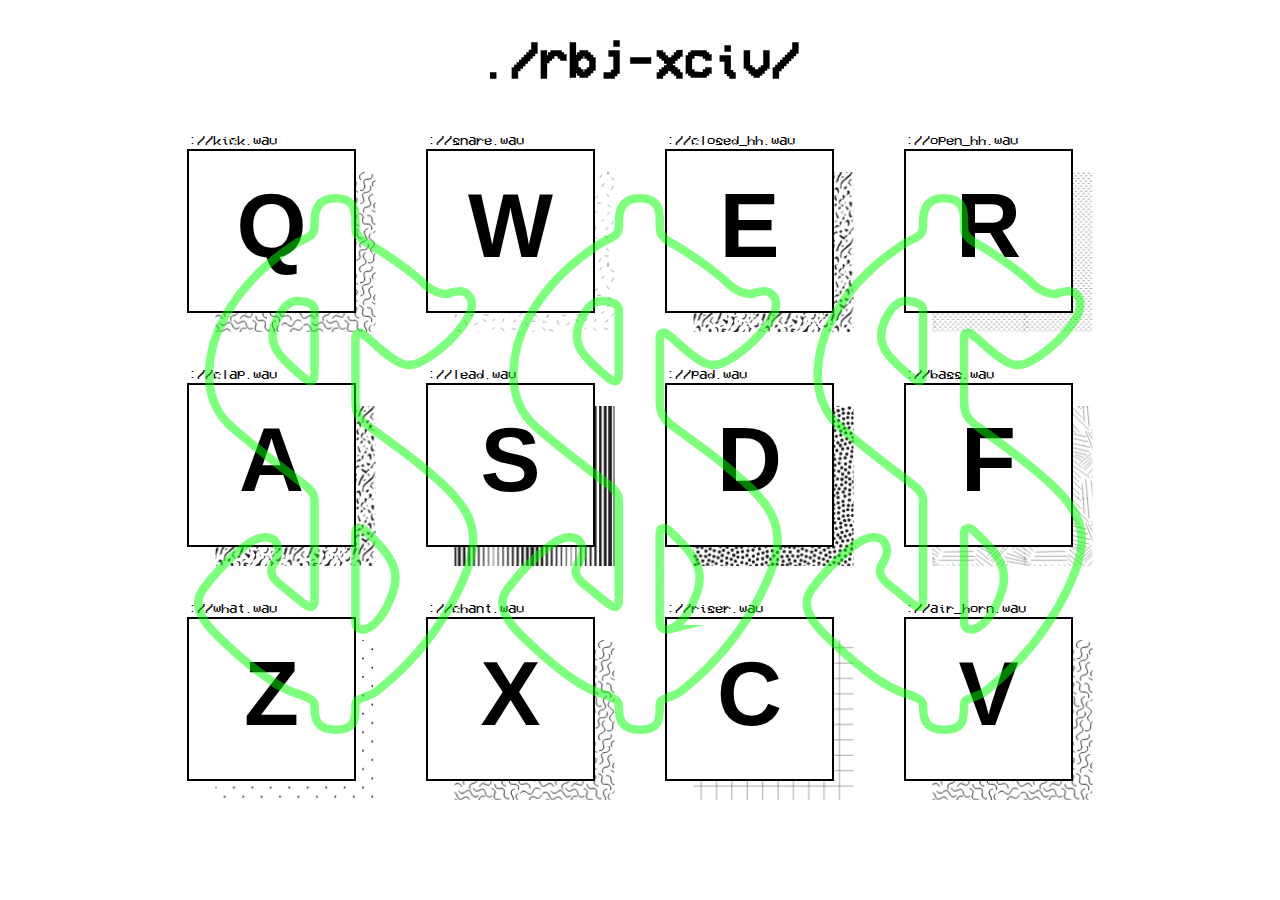
<file: index.html>
<!doctype html>
<html class="no-js" lang="">
<head>
        
        
    <meta charset="utf-8">
    <meta http-equiv="X-UA-Compatible" content="IE=edge,chrome=1">
    <title>yung_terminal</title>
    <meta name="yung_terminal official site" content="">
    <meta name="viewport" content="width=device-width, initial-scale=1">     
    <link rel="stylesheet" href="css/main.css">

                
</head>
<body>
        <div id="header">
            <center><h1 id="main_title">./rbj-xciv/</h1></center>
        </div>
    
    <!--******S-P-L-A-S-H+++++P-A-G-E******--> 
       
        <div class="splash">
            <div class="splash_container">

                
        
                
                <!--**D-R-U-M+++++M-A-C-H-I-N-E**--> 
            
                
                <div class="keys">
                    
                    
                    <div data-key="81"class="key" id="KICK">
                        <h6>Q</h6>
                        
                    </div>
                    <div data-key="87" class="key" id="SNARE">
                        <h6>W</h6>
                    </div>
                    <div data-key="69" class="key" id="CLOSED_HH">
                        <h6>E</h6>
                    </div>
                    <div data-key="82" class="key" id="OPEN_HH">
                        <h6>R</h6>
                    </div>
                    <div data-key="65" class="key" id="CLAP">
                        <h6>A</h6>
                    </div>
                    <div data-key="83" class="key" id="LEAD">
                        <h6>S</h6>
                    </div>
                    <div data-key="68" class="key" id="PAD">
                        <h6>D</h6>
                    </div>
                    <div data-key="70" class="key" id="BASS">
                        <h6>F</h6>
                    </div>
                    <div data-key="90" class="key" id="WHAT">
                        <h6>Z</h6>
                    </div>
                    <div data-key="88" class="key" id="CHANT">
                        <h6>X</h6>
                    </div>
                    <div data-key="67" class="key" id="RISER">
                        <h6>C</h6>
                    </div>
                    <div data-key="86" class="key" id="AIR_HORN">
                        <h6>V</h6>
                    </div>   

                
                </div>
                
                
                <div class="desc-tag">
                    
                    
                    <span class="desc">://kick.wav</span>
                    <span class="desc">://snare.wav</span>
                    <span class="desc">://closed_hh.wav</span>
                    <span class="desc">://open_hh.wav</span>
                    <span class="desc">://clap.wav</span>
                    <span class="desc">://lead.wav</span>
                    <span class="desc">://pad.wav</span>
                    <span class="desc">://bass.wav</span>
                    <span class="desc">://what.wav</span>
                    <span class="desc">://chant.wav</span>
                    <span class="desc">://riser.wav</span>
                    <span class="desc">://air_horn.wav</p>
                    

                
                </div>
                
                
            <div class="shadows">
                    
                    
                    <img src='img/key_shadow/shadow1.svg' class="shadow">
                    <img src='img/key_shadow/shadow8.svg' class="shadow">
                    <img src='img/key_shadow/shadow3.svg' class="shadow">
                    <img src='img/key_shadow/shadow4.svg' class="shadow">
                    <img src='img/key_shadow/shadow3.svg' class="shadow">
                    <img src='img/key_shadow/shadow5.svg' class="shadow">
                    <img src='img/key_shadow/shadow6.svg' class="shadow">
                    <img src='img/key_shadow/shadow7.svg' class="shadow">
                    <img src='img/key_shadow/shadow11.svg' class="shadow">
                    <img src='img/key_shadow/shadow2.svg' class="shadow">
                    <img src='img/key_shadow/shadow10.svg' class="shadow">
                    <img src='img/key_shadow/shadow1.svg' class="shadow">
                    
                    

                
                </div>
                
                
                
                
                <img src="#" height="540" id="myPicture" alt="some image">

                
                


            </div>
        </div>
      

        
        <!--**S-H-O-W+++++S-E-C-T-I-O-N**--> 

        
        

            
        
        
        
       
        
        
        
        
        
            
        
        <div class="music">

        </div>

        
        
        
        
        
        
        
        
        <audio data-key="81" src="sounds/kick.wav"></audio>
        <audio data-key="87" src="sounds/snare.wav"></audio>
        <audio data-key="69" src="sounds/closed_hh.wav"></audio>
        <audio data-key="82" src="sounds/open_hh.wav"></audio>
        <audio data-key="65" src="sounds/clap.wav"></audio>
        <audio data-key="83" src="sounds/lead.wav"></audio>
        <audio data-key="68" src="sounds/pad.wav"></audio>
        <audio data-key="70" src="sounds/bass.wav"></audio>
        <audio data-key="90" src="sounds/what.wav"></audio>
        <audio data-key="88" src="sounds/chant.wav"></audio>
        <audio data-key="67" src="sounds/riser.wav"></audio>
        <audio data-key="86" src="sounds/air_horn.wav"></audio>

        

        <script src="js/main.js"></script>
    
    </body>
</html>
</file>
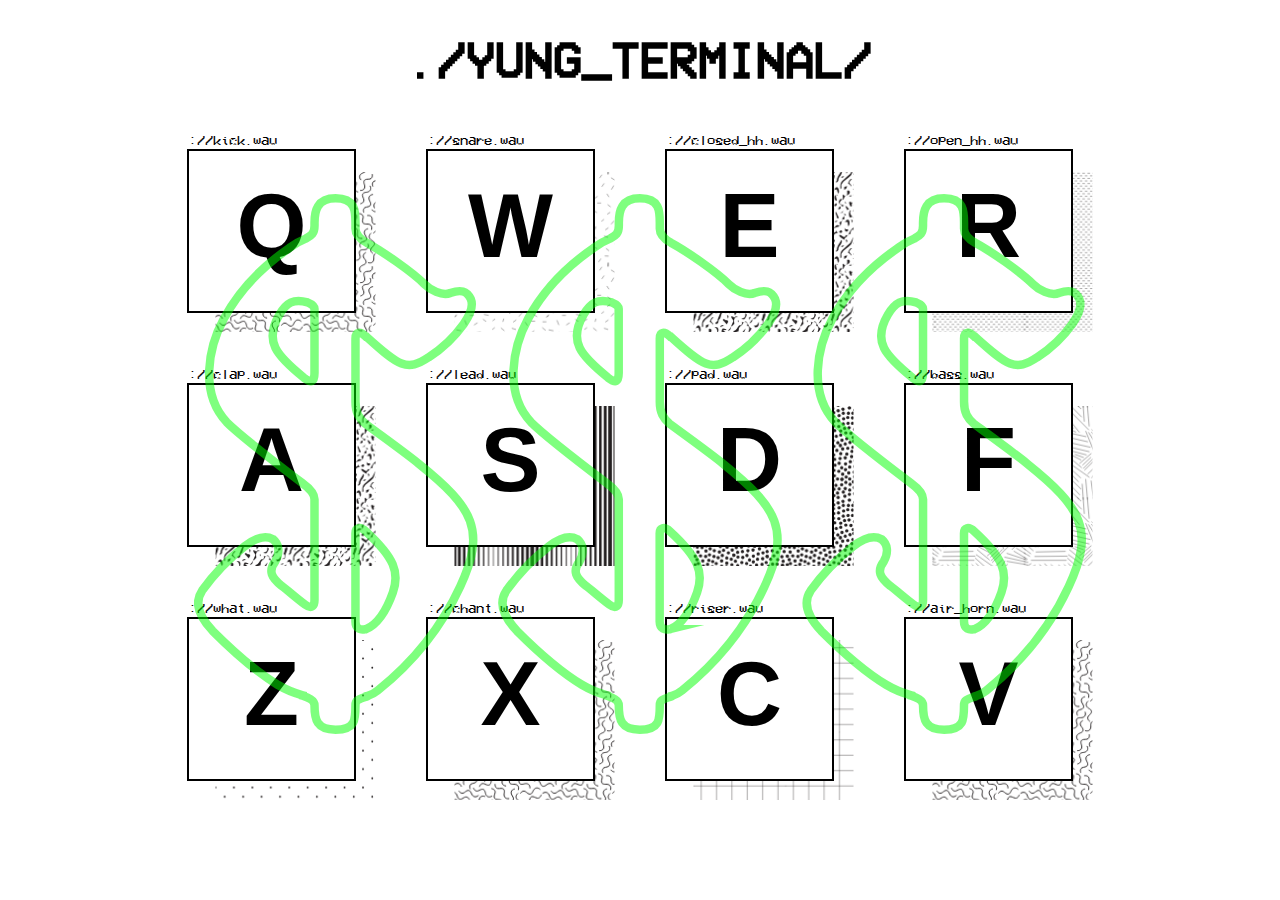
<file: yungtermmock/index.html>
<!doctype html>
<html class="no-js" lang="">
<head>
        
        
    <meta charset="utf-8">
    <meta http-equiv="X-UA-Compatible" content="IE=edge,chrome=1">
    <title>yung_terminal</title>
    <meta name="yung_terminal official site" content="">
    <meta name="viewport" content="width=device-width, initial-scale=1">     
    <link rel="stylesheet" href="css/main.css">

                
</head>
<body>
        <div id="header">
            <center><h1 id="main_title">./YUNG_TERMINAL/</h1></center>
        </div>
    
    <!--******S-P-L-A-S-H+++++P-A-G-E******--> 
       
        <div class="splash">
            <div class="splash_container">

                
        
                
                <!--**D-R-U-M+++++M-A-C-H-I-N-E**--> 
            
                
                <div class="keys">
                    
                    
                    <div data-key="81"class="key" id="KICK">
                        <h6>Q</h6>
                        
                    </div>
                    <div data-key="87" class="key" id="SNARE">
                        <h6>W</h6>
                    </div>
                    <div data-key="69" class="key" id="CLOSED_HH">
                        <h6>E</h6>
                    </div>
                    <div data-key="82" class="key" id="OPEN_HH">
                        <h6>R</h6>
                    </div>
                    <div data-key="65" class="key" id="CLAP">
                        <h6>A</h6>
                    </div>
                    <div data-key="83" class="key" id="LEAD">
                        <h6>S</h6>
                    </div>
                    <div data-key="68" class="key" id="PAD">
                        <h6>D</h6>
                    </div>
                    <div data-key="70" class="key" id="BASS">
                        <h6>F</h6>
                    </div>
                    <div data-key="90" class="key" id="WHAT">
                        <h6>Z</h6>
                    </div>
                    <div data-key="88" class="key" id="CHANT">
                        <h6>X</h6>
                    </div>
                    <div data-key="67" class="key" id="RISER">
                        <h6>C</h6>
                    </div>
                    <div data-key="86" class="key" id="AIR_HORN">
                        <h6>V</h6>
                    </div>   

                
                </div>
                
                
                <div class="desc-tag">
                    
                    
                    <span class="desc">://kick.wav</span>
                    <span class="desc">://snare.wav</span>
                    <span class="desc">://closed_hh.wav</span>
                    <span class="desc">://open_hh.wav</span>
                    <span class="desc">://clap.wav</span>
                    <span class="desc">://lead.wav</span>
                    <span class="desc">://pad.wav</span>
                    <span class="desc">://bass.wav</span>
                    <span class="desc">://what.wav</span>
                    <span class="desc">://chant.wav</span>
                    <span class="desc">://riser.wav</span>
                    <span class="desc">://air_horn.wav</p>
                    

                
                </div>
                
                
            <div class="shadows">
                    
                    
                    <img src='img/key_shadow/shadow1.svg' class="shadow">
                    <img src='img/key_shadow/shadow8.svg' class="shadow">
                    <img src='img/key_shadow/shadow3.svg' class="shadow">
                    <img src='img/key_shadow/shadow4.svg' class="shadow">
                    <img src='img/key_shadow/shadow3.svg' class="shadow">
                    <img src='img/key_shadow/shadow5.svg' class="shadow">
                    <img src='img/key_shadow/shadow6.svg' class="shadow">
                    <img src='img/key_shadow/shadow7.svg' class="shadow">
                    <img src='img/key_shadow/shadow11.svg' class="shadow">
                    <img src='img/key_shadow/shadow2.svg' class="shadow">
                    <img src='img/key_shadow/shadow10.svg' class="shadow">
                    <img src='img/key_shadow/shadow1.svg' class="shadow">
                    
                    

                
                </div>
                
                
                
                
                <img src="#" height="540" id="myPicture" alt="some image">

                
                


            </div>
        </div>
      

        
        <!--**S-H-O-W+++++S-E-C-T-I-O-N**--> 

        
        

            
        
        
        
       
        
        
        
        
        
            
        
        <div class="music">

        </div>

        
        
        
        
        
        
        
        
        <audio data-key="81" src="sounds/kick.wav"></audio>
        <audio data-key="87" src="sounds/snare.wav"></audio>
        <audio data-key="69" src="sounds/closed_hh.wav"></audio>
        <audio data-key="82" src="sounds/open_hh.wav"></audio>
        <audio data-key="65" src="sounds/clap.wav"></audio>
        <audio data-key="83" src="sounds/lead.wav"></audio>
        <audio data-key="68" src="sounds/pad.wav"></audio>
        <audio data-key="70" src="sounds/bass.wav"></audio>
        <audio data-key="90" src="sounds/what.wav"></audio>
        <audio data-key="88" src="sounds/chant.wav"></audio>
        <audio data-key="67" src="sounds/riser.wav"></audio>
        <audio data-key="86" src="sounds/air_horn.wav"></audio>

        

        <script src="js/main.js"></script>
    
    </body>
</html>
</file>
<file: css/main.css>
@font-face {
        font-family: San Marco;
        src: url(../fonts/blkltr/blkltr.otf);
}
@font-face {
        font-family: Basic Medium;
        src: url(../fonts/basic/basic-medium.otf);
}
@font-face {
        font-family: Basic Regular;
        src: url(../fonts/basic/basic-regular.otf);
}
@font-face {
        font-family: Circular Bold;
        src: url(../fonts/circ/circ-bold.otf);
}
@font-face {
        font-family: FreightBig-Black-Italic;
        src: url(../fonts/freight/FreightBig-Black.otf);
}
@font-face {
        font-family: oldskool1;
        src: url(../fonts/oldskool/oldskool1.ttf);
}
@font-face {
        font-family: VCR1;
        src: url(../fonts/vcr/VCR1.ttf);
}
@font-face {
        font-family: VCR2;
        src: url(../fonts/vcr/VCR2.ttf);
}


html {
  font-size: 10px;

}

body{
  display:block;
}

a {
    text-decoration: none;
    color: black;
  }

a:hover {
    text-decoration: none;
    color: #000;
    transition: all .1s ease;
    opacity: .5;
}

#header {
  width: 100%;
  height: 80px;
  background-color:white;
  font-family: VCR1;
}

#main_title {
  font-size: 50px;
}

.splash_container {
  padding-top: 0;
  display:flex;
  justify-content:center;

   
}

#myPicture {
   position: absolute;
   margin-top: 80px;
   z-index: 90;
}


.keys {
  width: 976px;
  position: absolute;
 

  /*left: 112px;
  top: 50%; 
  padding: 0.5em 0.5em 0.5em 0.5em;
  left: 50%; 
  margin: auto; */
}

.key {
  height: 160px;
  width: 165px;
  margin: 35px;
  background-color: white;
  border: 2px solid black;
  float: left;
  transition: all .18s ease;
  text-align: center;
  font-family: Helvetica;
}

.shadows {
  width: 976px;
  position: absolute;
  top: 135px;
  /*left: 112px;
  top: 50%; 
  padding: 0.5em 0.5em 0.5em 0.5em;
  left: 50%; 
  margin: auto; */
  z-index:-999999;
  padding-left: 47px;

}

.shadow {
  height: 160px;
  width: 165px;
  margin: 35px;
  border: 2px solid transparent;
  float: left;
  z-index: -200;
  
}

h6 {
  font-size: 90px;
  position: relative;
  bottom: 185px;
}

.desc-tag{
  width: 976px;
  height: 702px;
  position: relative;
  display: table;
  top: -18px;
  left: 0;

}
.desc {
  
  height: 160px;
  width: 165px;
  margin: 35px;
  border: 2px solid transparent;
  display: inline-block;
  font-family: VCR1;
  font-size: 14px;
}


.playing {
  transform: scale(.98);
  font-family:'Times New Roman', Times, serif;
  font-style: italic;
  color:white;
  background-color:black;
  border-color: white;
 
}

#myPicture {
    /* margin: 40px; */
    /*position: absolute;*/
    /* top: 50px; */
   /* left: 215px;*/
   margin-bottom: 350px;
}

.scroll-container {
  position: absolute;
  left: 50%;
  bottom: 0%;
}

.scroll-indicator {
  width: 24px;
  height: 24px;
  margin: 16px auto;
  
  
  border-right: 1.5px solid black;
  border-bottom: 1.5px solid black;
  transform: rotate(45deg);
  animation-duration: 2s;
  animation-name: fade;
  animation-iteration-count: infinite;animation-timing-function: linear;
}

@keyframes fade {
    0% {
      transform: rotate(45deg);
      opacity: 1;
    }
    75% {
      transform: rotate(45deg) translateY(-6px) translateX(-6px);
      opacity: 0;
    }
    100% {
    opacity: 0;
    }
}



.shows {
  
  /*background-image: radial-gradient(circle farthest-side at center, #1100FF 0%, #FFFFFF 50%);*/
  display: block;
  width: 100%;
  height: 980px;
  position:relative;
  
 
}
 
#show-title {
  color: white;
  -webkit-text-stroke-width: .1px;
  -webkit-text-stroke-color: black;
  font-family: VCR1;
  font-size: 80px;

}

.show_container {

height:500px;
width:900px; 
background-color:transparent;
border:2.5px solid transparent;
position:absolute;
margin: auto;  
left:0;
right: 0;
top: 0;
bottom: 0;

text-align: center;


}

.D__row {
    width: 900px;
    text-transform: uppercase;
    margin-bottom: 2px;
    font-family: VCR1;
    font-size: 16px;
}

.D__row div {
    display: inline-block;
    width: 29%;
    text-align: left;
}

.D__row .D__date {
    width: 24%;
}



.D__row .D__location {
    width: 25%;
}

.D__row .D__venue {
    width: 35%;
}
.D__row .D__buy {
    width: 10%;
    text-align: right;
}





.music {

  
  position:absolute;
  width: 100vw;
  height: auto;
  position:relative;
  background-color:red;
}
</file>
<file: yungtermmock/css/main.css>
@font-face {
        font-family: San Marco;
        src: url(../fonts/blkltr/blkltr.otf);
}
@font-face {
        font-family: Basic Medium;
        src: url(../fonts/basic/basic-medium.otf);
}
@font-face {
        font-family: Basic Regular;
        src: url(../fonts/basic/basic-regular.otf);
}
@font-face {
        font-family: Circular Bold;
        src: url(../fonts/circ/circ-bold.otf);
}
@font-face {
        font-family: FreightBig-Black-Italic;
        src: url(../fonts/freight/FreightBig-Black.otf);
}
@font-face {
        font-family: oldskool1;
        src: url(../fonts/oldskool/oldskool1.ttf);
}
@font-face {
        font-family: VCR1;
        src: url(../fonts/vcr/VCR1.ttf);
}
@font-face {
        font-family: VCR2;
        src: url(../fonts/vcr/VCR2.ttf);
}


html {
  font-size: 10px;

}

body{
  display:block;
}

a {
    text-decoration: none;
    color: black;
  }

a:hover {
    text-decoration: none;
    color: #000;
    transition: all .1s ease;
    opacity: .5;
}

#header {
  width: 100%;
  height: 80px;
  background-color:white;
  font-family: VCR1;
}

#main_title {
  font-size: 50px;
}

.splash_container {
  padding-top: 0;
  display:flex;
  justify-content:center;

   
}

#myPicture {
   position: absolute;
   margin-top: 80px;
   z-index: 90;
}


.keys {
  width: 976px;
  position: absolute;
 

  /*left: 112px;
  top: 50%; 
  padding: 0.5em 0.5em 0.5em 0.5em;
  left: 50%; 
  margin: auto; */
}

.key {
  height: 160px;
  width: 165px;
  margin: 35px;
  background-color: white;
  border: 2px solid black;
  float: left;
  transition: all .18s ease;
  text-align: center;
  font-family: Helvetica;
}

.shadows {
  width: 976px;
  position: absolute;
  top: 135px;
  /*left: 112px;
  top: 50%; 
  padding: 0.5em 0.5em 0.5em 0.5em;
  left: 50%; 
  margin: auto; */
  z-index:-999999;
  padding-left: 47px;

}

.shadow {
  height: 160px;
  width: 165px;
  margin: 35px;
  border: 2px solid transparent;
  float: left;
  z-index: -200;
  
}

h6 {
  font-size: 90px;
  position: relative;
  bottom: 185px;
}

.desc-tag{
  width: 976px;
  height: 702px;
  position: relative;
  display: table;
  top: -18px;
  left: 0;

}
.desc {
  
  height: 160px;
  width: 165px;
  margin: 35px;
  border: 2px solid transparent;
  display: inline-block;
  font-family: VCR1;
  font-size: 14px;
}


.playing {
  transform: scale(.98);
  font-family:'Times New Roman', Times, serif;
  font-style: italic;
  color:white;
  background-color:black;
  border-color: white;
 
}

#myPicture {
    /* margin: 40px; */
    /*position: absolute;*/
    /* top: 50px; */
   /* left: 215px;*/
   margin-bottom: 350px;
}

.scroll-container {
  position: absolute;
  left: 50%;
  bottom: 0%;
}

.scroll-indicator {
  width: 24px;
  height: 24px;
  margin: 16px auto;
  
  
  border-right: 1.5px solid black;
  border-bottom: 1.5px solid black;
  transform: rotate(45deg);
  animation-duration: 2s;
  animation-name: fade;
  animation-iteration-count: infinite;animation-timing-function: linear;
}

@keyframes fade {
    0% {
      transform: rotate(45deg);
      opacity: 1;
    }
    75% {
      transform: rotate(45deg) translateY(-6px) translateX(-6px);
      opacity: 0;
    }
    100% {
    opacity: 0;
    }
}



.shows {
  
  /*background-image: radial-gradient(circle farthest-side at center, #1100FF 0%, #FFFFFF 50%);*/
  display: block;
  width: 100%;
  height: 980px;
  position:relative;
  
 
}
 
#show-title {
  color: white;
  -webkit-text-stroke-width: .1px;
  -webkit-text-stroke-color: black;
  font-family: VCR1;
  font-size: 80px;

}

.show_container {

height:500px;
width:900px; 
background-color:transparent;
border:2.5px solid transparent;
position:absolute;
margin: auto;  
left:0;
right: 0;
top: 0;
bottom: 0;

text-align: center;


}

.D__row {
    width: 900px;
    text-transform: uppercase;
    margin-bottom: 2px;
    font-family: VCR1;
    font-size: 16px;
}

.D__row div {
    display: inline-block;
    width: 29%;
    text-align: left;
}

.D__row .D__date {
    width: 24%;
}



.D__row .D__location {
    width: 25%;
}

.D__row .D__venue {
    width: 35%;
}
.D__row .D__buy {
    width: 10%;
    text-align: right;
}





.music {

  
  position:absolute;
  width: 100vw;
  height: auto;
  position:relative;
  background-color:red;
}
</file>
